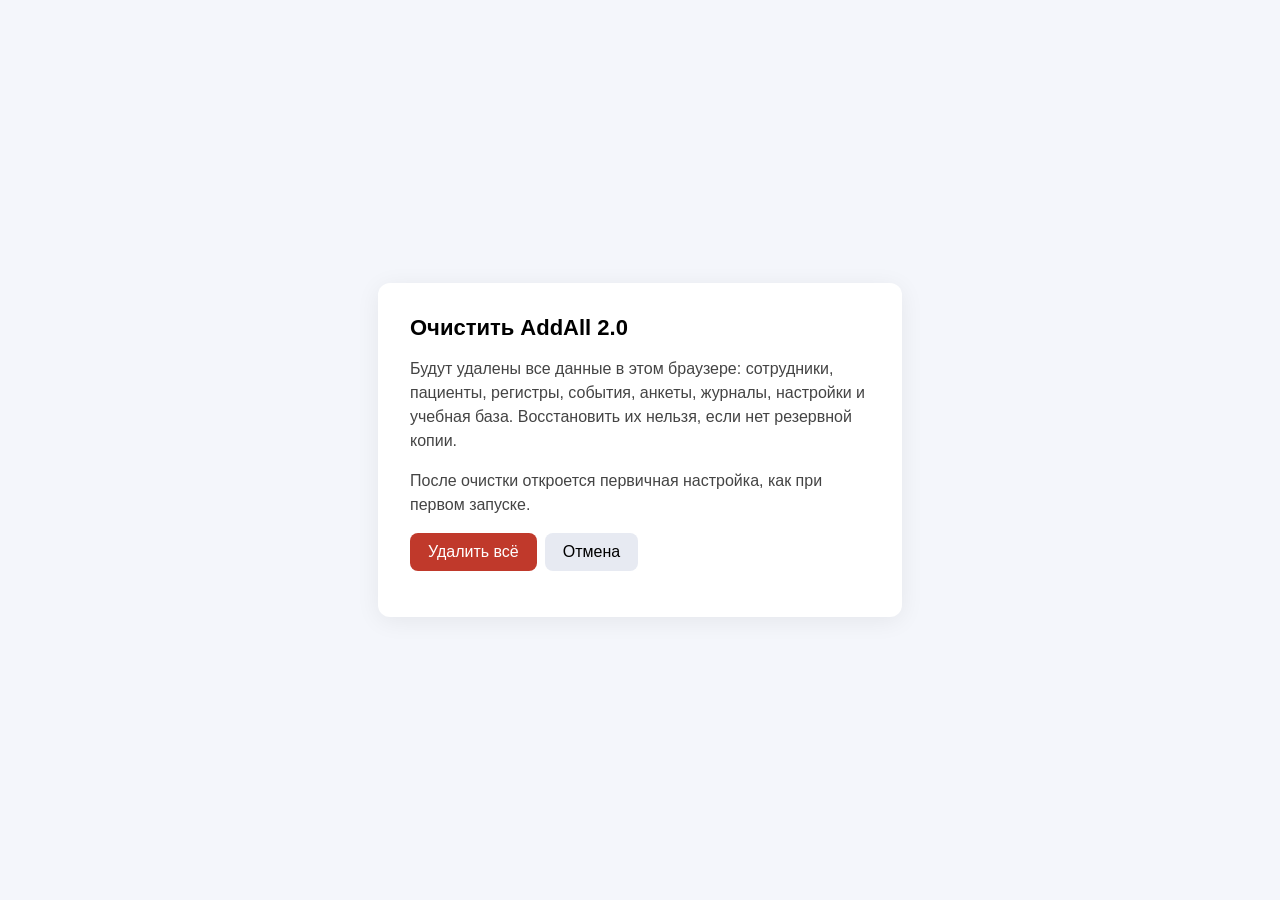
<file: reset.html>
<!DOCTYPE html>
<html lang="ru"><head><meta charset="utf-8"><title>AddAll 2.0: очистка данных</title>
<style>body{font-family:Segoe UI,Arial,sans-serif;background:#f4f6fb;display:flex;align-items:center;justify-content:center;min-height:100vh;margin:0}
.b{background:#fff;border-radius:12px;box-shadow:0 4px 24px #0001;padding:32px;max-width:460px}h1{margin:0 0 12px;font-size:22px}p{color:#444;line-height:1.5}
button{font-size:16px;padding:10px 18px;border-radius:8px;border:0;cursor:pointer;margin-right:8px}.d{background:#c0392b;color:#fff}.c{background:#e7eaf2}#st{margin-top:14px;font-weight:600}</style></head>
<body><div class="b"><h1>Очистить AddAll 2.0</h1>
<p>Будут удалены все данные в этом браузере: сотрудники, пациенты, регистры, события, анкеты, журналы, настройки и учебная база. Восстановить их нельзя, если нет резервной копии.</p>
<p>После очистки откроется первичная настройка, как при первом запуске.</p>
<button class="d" id="go">Удалить всё</button><button class="c" onclick="location.href='index.html'">Отмена</button><div id="st"></div></div>
<script>
const tmo = (p, ms, v) => Promise.race([p, new Promise(r => setTimeout(() => r(v), ms))]);
const del = n => tmo(new Promise(r => { const q = indexedDB.deleteDatabase(n); q.onsuccess = q.onerror = () => r('ok'); }), 6000, 'blocked');
document.getElementById('go').onclick = async () => {
  const st = document.getElementById('st'); st.textContent = 'Удаляю…';
  let names = ['addall2', 'addall2_train'];
  try { if (indexedDB.databases) names = [...new Set(names.concat((await tmo(indexedDB.databases(), 1500, [])).map(d => d.name).filter(n => /^addall/i.test(n))))]; } catch (e) {}
  const res = await Promise.all(names.map(del));
  try { Object.keys(localStorage).filter(k => /^addall/i.test(k)).forEach(k => localStorage.removeItem(k)); Object.keys(sessionStorage).filter(k => /^addall/i.test(k)).forEach(k => sessionStorage.removeItem(k)); } catch (e) {}
  if (res.includes('blocked')) { st.innerHTML = 'Базу держит другая открытая вкладка или окно с AddAll. Закройте их (или полностью закройте Chrome и откройте только эту страницу) и нажмите ещё раз.'; return; }
  st.textContent = 'Готово. Открываю AddAll…'; setTimeout(() => location.href = 'index.html', 900);
};
</script></body></html>
</file>
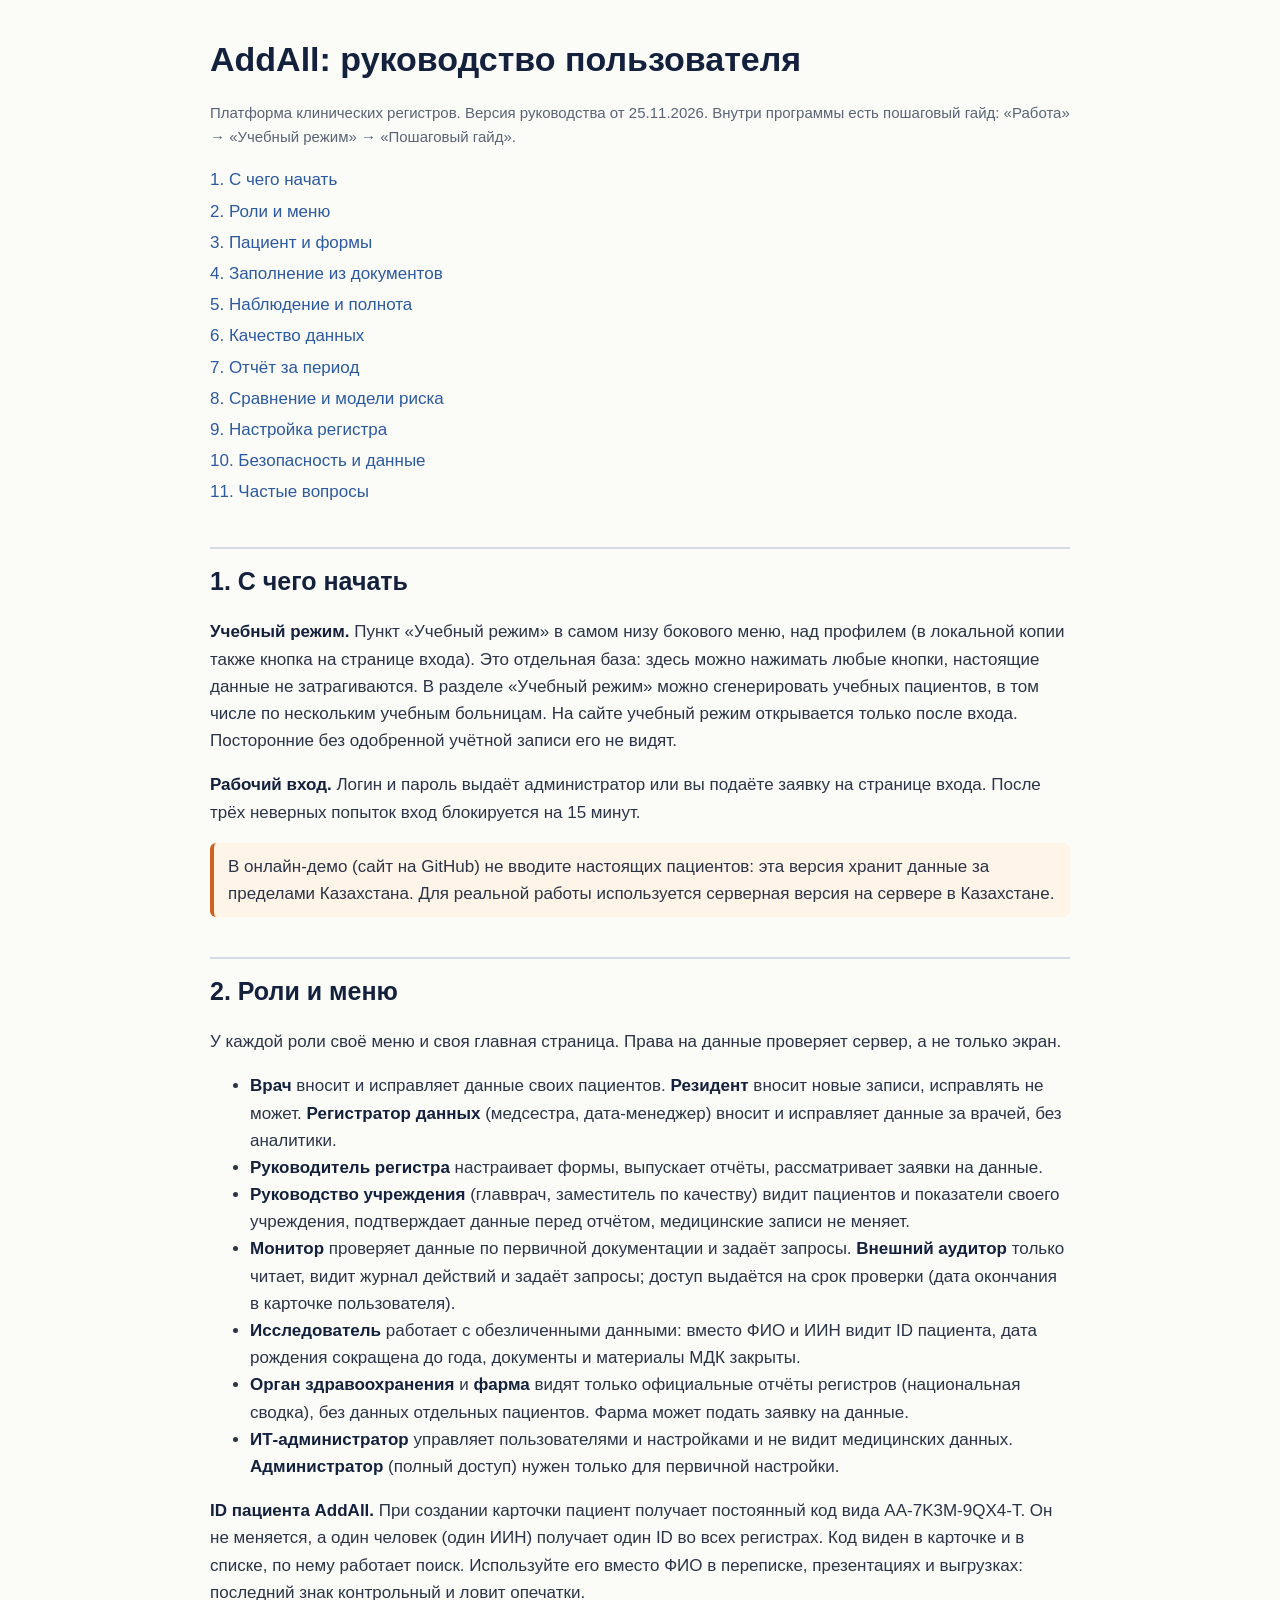
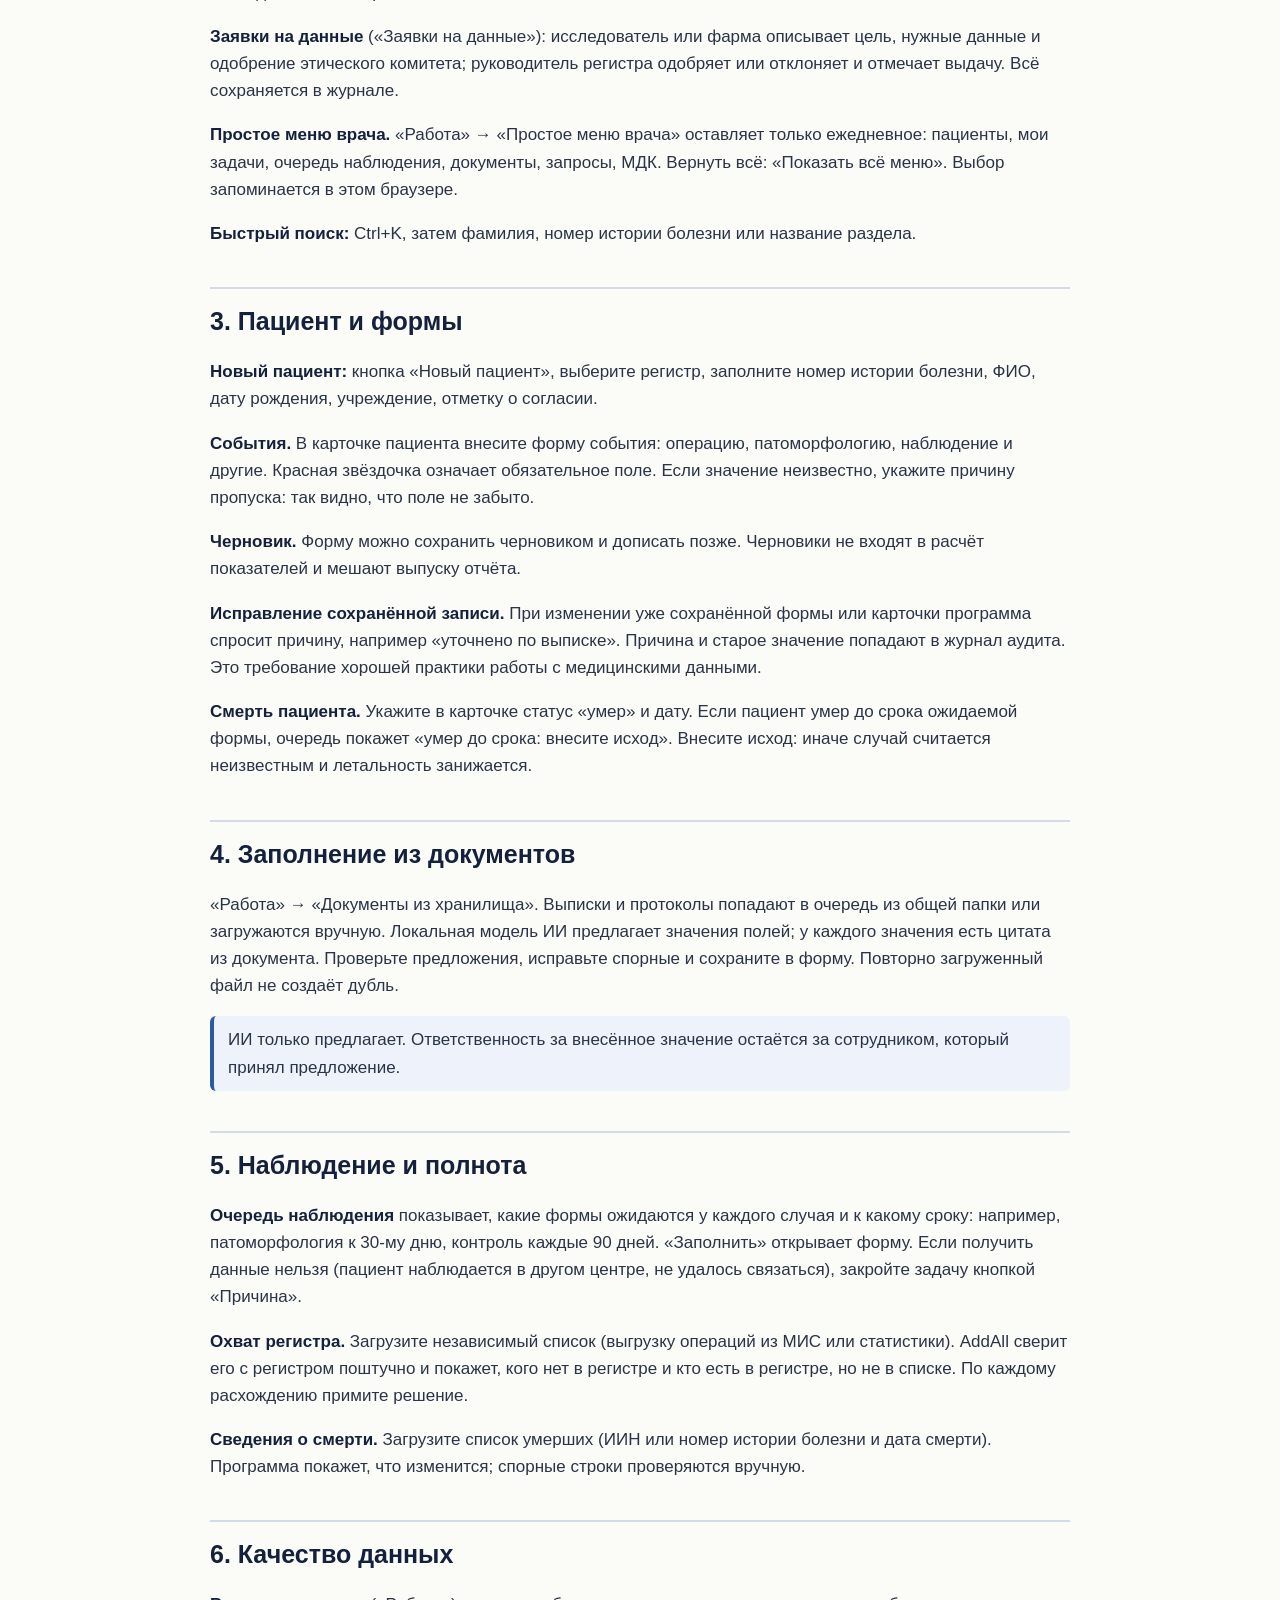
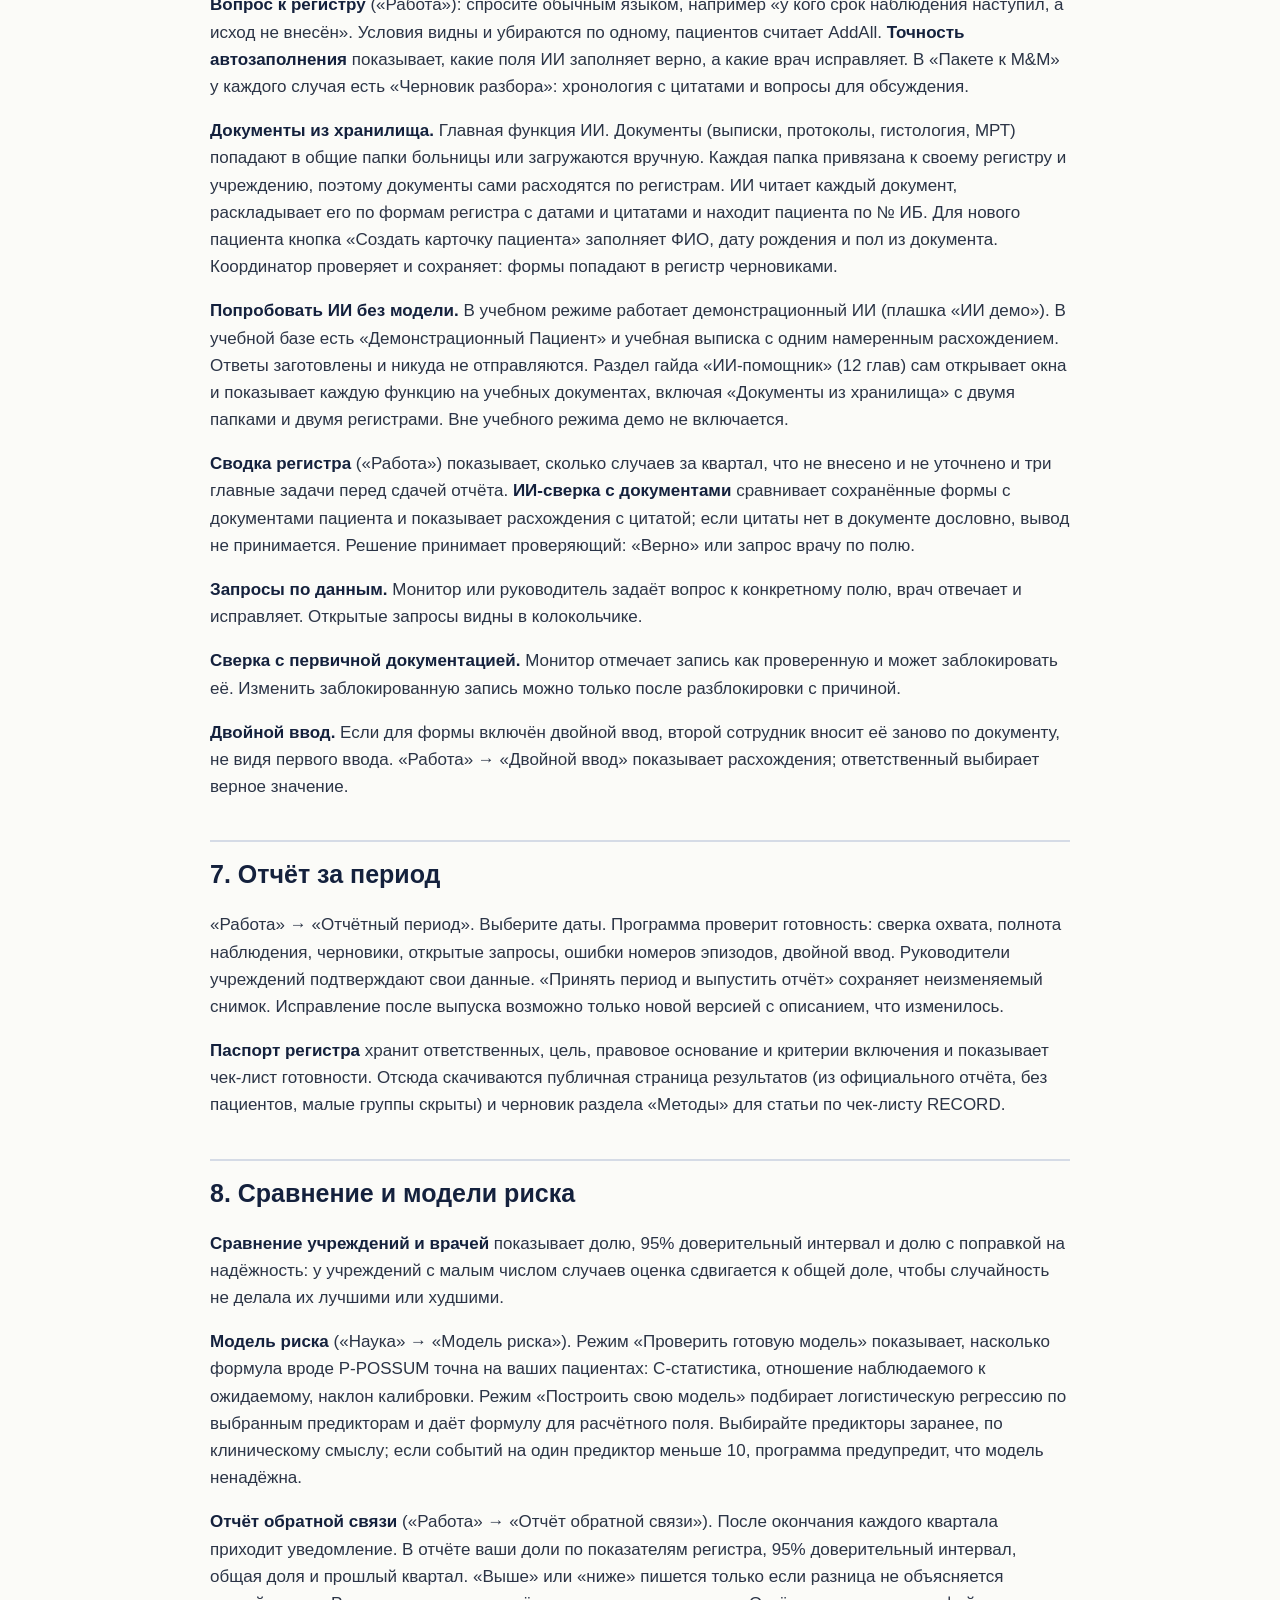
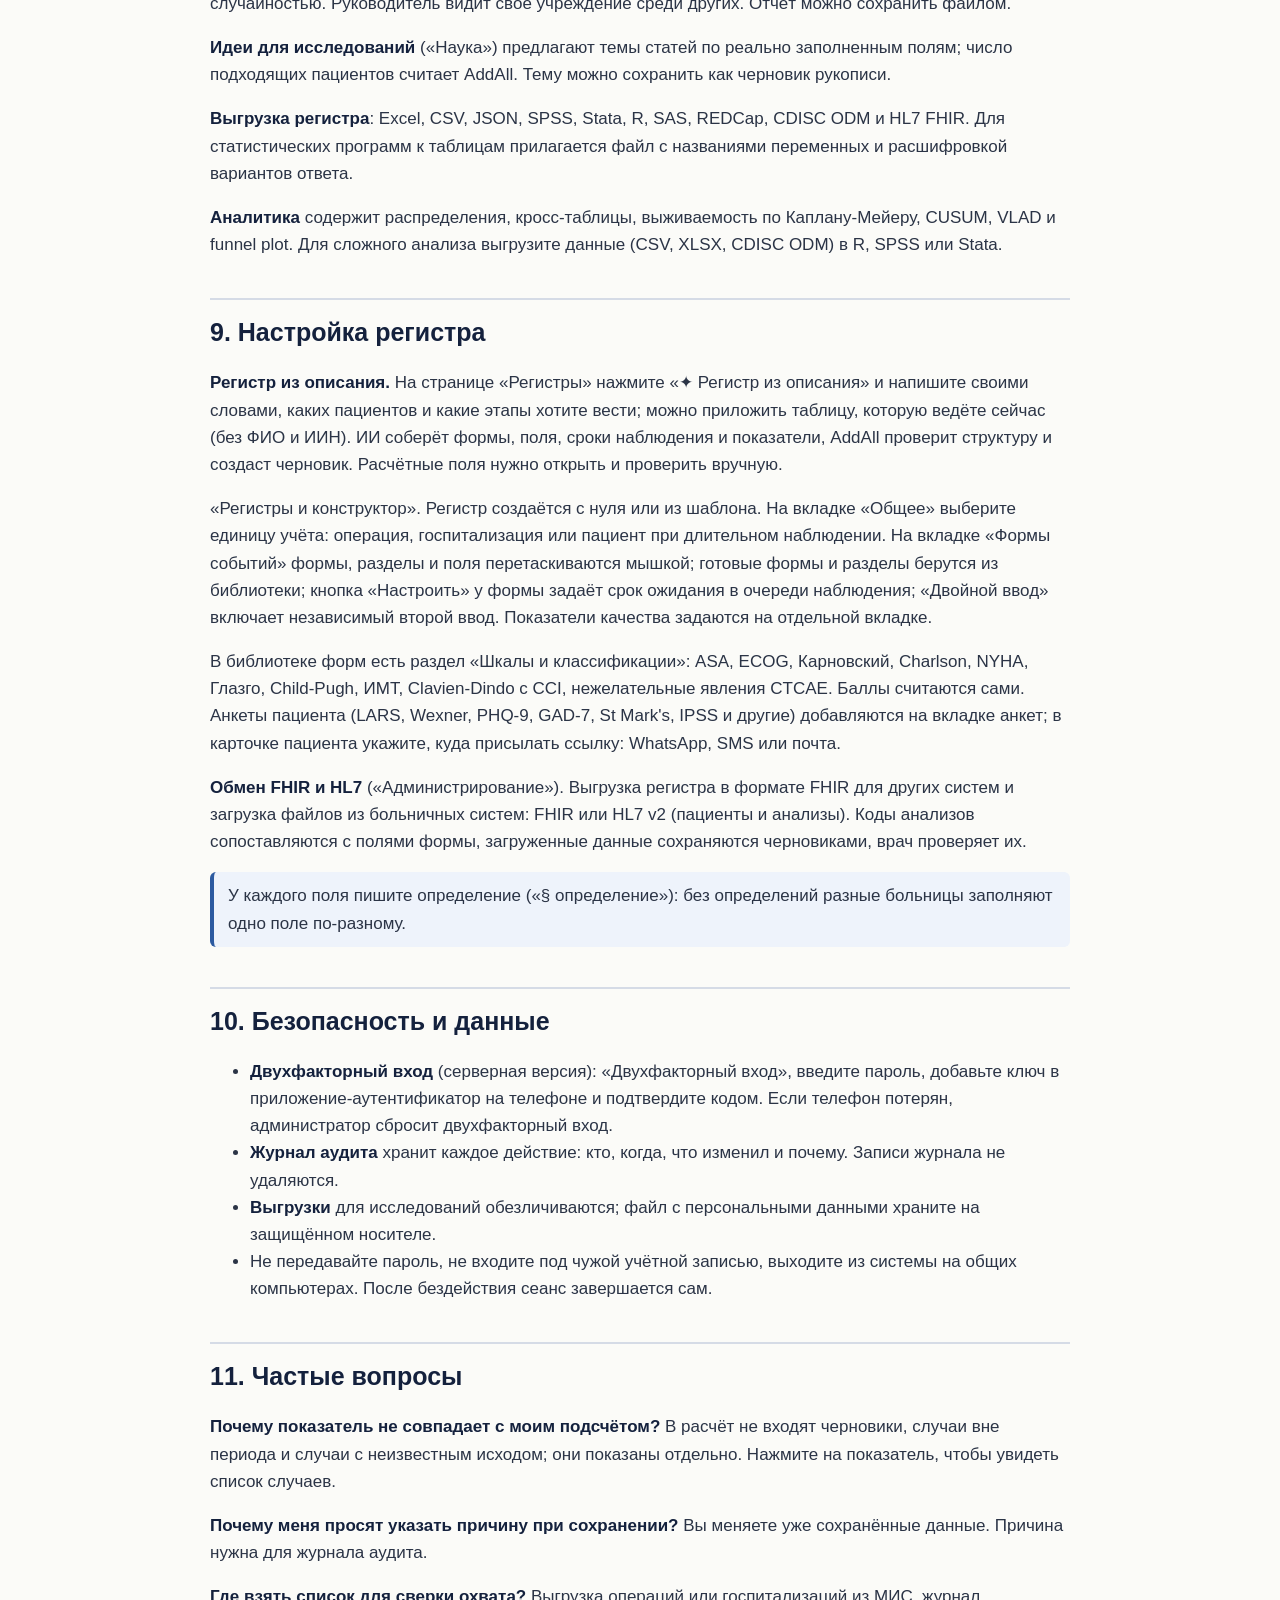
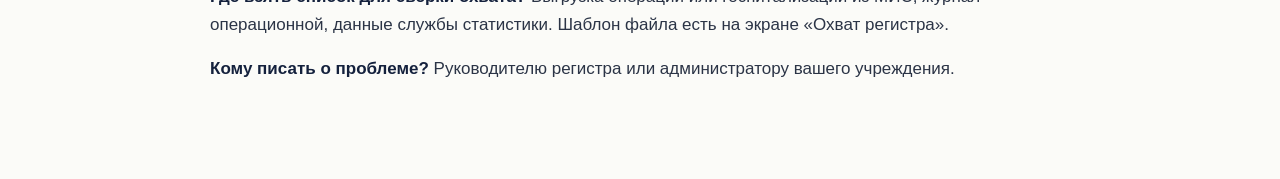
<file: docs/manual.html>
<!doctype html>
<html lang="ru">
<head>
<meta charset="utf-8">
<meta name="viewport" content="width=device-width,initial-scale=1">
<title>AddAll: руководство пользователя</title>
<style>
body { font: 17px/1.6 "Segoe UI", Arial, sans-serif; color: #14213D; max-width: 860px; margin: 0 auto; padding: 32px 24px 80px; background: #FBFBF8; }
h1 { font-size: 34px; margin: 0 0 6px; }
h2 { font-size: 25px; margin: 40px 0 8px; padding-top: 12px; border-top: 2px solid #D5DBE6; }
h3 { font-size: 20px; margin: 24px 0 6px; }
p, li { color: #2B3446; }
.muted { color: #5B6475; font-size: 15px; }
.tip { background: #EEF3FB; border-left: 4px solid #2C5AA0; padding: 10px 14px; border-radius: 6px; }
.warn { background: #FFF4E8; border-left: 4px solid #C8641F; padding: 10px 14px; border-radius: 6px; }
nav a { display: block; color: #2C5AA0; text-decoration: none; padding: 2px 0; }
b { color: #14213D; }
</style>
</head>
<body>
<h1>AddAll: руководство пользователя</h1>
<p class="muted">Платформа клинических регистров. Версия руководства от 25.11.2026. Внутри программы есть пошаговый гайд: «Работа» → «Учебный режим» → «Пошаговый гайд».</p>

<nav>
<a href="#start">1. С чего начать</a>
<a href="#roles">2. Роли и меню</a>
<a href="#patient">3. Пациент и формы</a>
<a href="#docs">4. Заполнение из документов</a>
<a href="#follow">5. Наблюдение и полнота</a>
<a href="#quality">6. Качество данных</a>
<a href="#period">7. Отчёт за период</a>
<a href="#compare">8. Сравнение и модели риска</a>
<a href="#design">9. Настройка регистра</a>
<a href="#security">10. Безопасность и данные</a>
<a href="#faq">11. Частые вопросы</a>
</nav>

<h2 id="start">1. С чего начать</h2>
<p><b>Учебный режим.</b> Пункт «Учебный режим» в самом низу бокового меню, над профилем (в локальной копии также кнопка на странице входа). Это отдельная база: здесь можно нажимать любые кнопки, настоящие данные не затрагиваются. В разделе «Учебный режим» можно сгенерировать учебных пациентов, в том числе по нескольким учебным больницам. На сайте учебный режим открывается только после входа. Посторонние без одобренной учётной записи его не видят.</p>
<p><b>Рабочий вход.</b> Логин и пароль выдаёт администратор или вы подаёте заявку на странице входа. После трёх неверных попыток вход блокируется на 15 минут.</p>
<p class="warn">В онлайн-демо (сайт на GitHub) не вводите настоящих пациентов: эта версия хранит данные за пределами Казахстана. Для реальной работы используется серверная версия на сервере в Казахстане.</p>

<h2 id="roles">2. Роли и меню</h2>
<p>У каждой роли своё меню и своя главная страница. Права на данные проверяет сервер, а не только экран.</p>
<ul>
<li><b>Врач</b> вносит и исправляет данные своих пациентов. <b>Резидент</b> вносит новые записи, исправлять не может. <b>Регистратор данных</b> (медсестра, дата-менеджер) вносит и исправляет данные за врачей, без аналитики.</li>
<li><b>Руководитель регистра</b> настраивает формы, выпускает отчёты, рассматривает заявки на данные.</li>
<li><b>Руководство учреждения</b> (главврач, заместитель по качеству) видит пациентов и показатели своего учреждения, подтверждает данные перед отчётом, медицинские записи не меняет.</li>
<li><b>Монитор</b> проверяет данные по первичной документации и задаёт запросы. <b>Внешний аудитор</b> только читает, видит журнал действий и задаёт запросы; доступ выдаётся на срок проверки (дата окончания в карточке пользователя).</li>
<li><b>Исследователь</b> работает с обезличенными данными: вместо ФИО и ИИН видит ID пациента, дата рождения сокращена до года, документы и материалы МДК закрыты.</li>
<li><b>Орган здравоохранения</b> и <b>фарма</b> видят только официальные отчёты регистров (национальная сводка), без данных отдельных пациентов. Фарма может подать заявку на данные.</li>
<li><b>ИТ-администратор</b> управляет пользователями и настройками и не видит медицинских данных. <b>Администратор</b> (полный доступ) нужен только для первичной настройки.</li>
</ul>
<p><b>ID пациента AddAll.</b> При создании карточки пациент получает постоянный код вида AA-7K3M-9QX4-T. Он не меняется, а один человек (один ИИН) получает один ID во всех регистрах. Код виден в карточке и в списке, по нему работает поиск. Используйте его вместо ФИО в переписке, презентациях и выгрузках: последний знак контрольный и ловит опечатки.</p>
<p><b>Заявки на данные</b> («Заявки на данные»): исследователь или фарма описывает цель, нужные данные и одобрение этического комитета; руководитель регистра одобряет или отклоняет и отмечает выдачу. Всё сохраняется в журнале.</p>
<p><b>Простое меню врача.</b> «Работа» → «Простое меню врача» оставляет только ежедневное: пациенты, мои задачи, очередь наблюдения, документы, запросы, МДК. Вернуть всё: «Показать всё меню». Выбор запоминается в этом браузере.</p>
<p><b>Быстрый поиск:</b> Ctrl+K, затем фамилия, номер истории болезни или название раздела.</p>

<h2 id="patient">3. Пациент и формы</h2>
<p><b>Новый пациент:</b> кнопка «Новый пациент», выберите регистр, заполните номер истории болезни, ФИО, дату рождения, учреждение, отметку о согласии.</p>
<p><b>События.</b> В карточке пациента внесите форму события: операцию, патоморфологию, наблюдение и другие. Красная звёздочка означает обязательное поле. Если значение неизвестно, укажите причину пропуска: так видно, что поле не забыто.</p>
<p><b>Черновик.</b> Форму можно сохранить черновиком и дописать позже. Черновики не входят в расчёт показателей и мешают выпуску отчёта.</p>
<p><b>Исправление сохранённой записи.</b> При изменении уже сохранённой формы или карточки программа спросит причину, например «уточнено по выписке». Причина и старое значение попадают в журнал аудита. Это требование хорошей практики работы с медицинскими данными.</p>
<p><b>Смерть пациента.</b> Укажите в карточке статус «умер» и дату. Если пациент умер до срока ожидаемой формы, очередь покажет «умер до срока: внесите исход». Внесите исход: иначе случай считается неизвестным и летальность занижается.</p>

<h2 id="docs">4. Заполнение из документов</h2>
<p>«Работа» → «Документы из хранилища». Выписки и протоколы попадают в очередь из общей папки или загружаются вручную. Локальная модель ИИ предлагает значения полей; у каждого значения есть цитата из документа. Проверьте предложения, исправьте спорные и сохраните в форму. Повторно загруженный файл не создаёт дубль.</p>
<p class="tip">ИИ только предлагает. Ответственность за внесённое значение остаётся за сотрудником, который принял предложение.</p>

<h2 id="follow">5. Наблюдение и полнота</h2>
<p><b>Очередь наблюдения</b> показывает, какие формы ожидаются у каждого случая и к какому сроку: например, патоморфология к 30-му дню, контроль каждые 90 дней. «Заполнить» открывает форму. Если получить данные нельзя (пациент наблюдается в другом центре, не удалось связаться), закройте задачу кнопкой «Причина».</p>
<p><b>Охват регистра.</b> Загрузите независимый список (выгрузку операций из МИС или статистики). AddAll сверит его с регистром поштучно и покажет, кого нет в регистре и кто есть в регистре, но не в списке. По каждому расхождению примите решение.</p>
<p><b>Сведения о смерти.</b> Загрузите список умерших (ИИН или номер истории болезни и дата смерти). Программа покажет, что изменится; спорные строки проверяются вручную.</p>

<h2 id="quality">6. Качество данных</h2>
<p><b>Вопрос к регистру</b> («Работа»): спросите обычным языком, например «у кого срок наблюдения наступил, а исход не внесён». Условия видны и убираются по одному, пациентов считает AddAll. <b>Точность автозаполнения</b> показывает, какие поля ИИ заполняет верно, а какие врач исправляет. В «Пакете к M&M» у каждого случая есть «Черновик разбора»: хронология с цитатами и вопросы для обсуждения.</p>
<p><b>Документы из хранилища.</b> Главная функция ИИ. Документы (выписки, протоколы, гистология, МРТ) попадают в общие папки больницы или загружаются вручную. Каждая папка привязана к своему регистру и учреждению, поэтому документы сами расходятся по регистрам. ИИ читает каждый документ, раскладывает его по формам регистра с датами и цитатами и находит пациента по № ИБ. Для нового пациента кнопка «Создать карточку пациента» заполняет ФИО, дату рождения и пол из документа. Координатор проверяет и сохраняет: формы попадают в регистр черновиками.</p>
<p><b>Попробовать ИИ без модели.</b> В учебном режиме работает демонстрационный ИИ (плашка «ИИ демо»). В учебной базе есть «Демонстрационный Пациент» и учебная выписка с одним намеренным расхождением. Ответы заготовлены и никуда не отправляются. Раздел гайда «ИИ-помощник» (12 глав) сам открывает окна и показывает каждую функцию на учебных документах, включая «Документы из хранилища» с двумя папками и двумя регистрами. Вне учебного режима демо не включается.</p>
<p><b>Сводка регистра</b> («Работа») показывает, сколько случаев за квартал, что не внесено и не уточнено и три главные задачи перед сдачей отчёта. <b>ИИ-сверка с документами</b> сравнивает сохранённые формы с документами пациента и показывает расхождения с цитатой; если цитаты нет в документе дословно, вывод не принимается. Решение принимает проверяющий: «Верно» или запрос врачу по полю.</p>
<p><b>Запросы по данным.</b> Монитор или руководитель задаёт вопрос к конкретному полю, врач отвечает и исправляет. Открытые запросы видны в колокольчике.</p>
<p><b>Сверка с первичной документацией.</b> Монитор отмечает запись как проверенную и может заблокировать её. Изменить заблокированную запись можно только после разблокировки с причиной.</p>
<p><b>Двойной ввод.</b> Если для формы включён двойной ввод, второй сотрудник вносит её заново по документу, не видя первого ввода. «Работа» → «Двойной ввод» показывает расхождения; ответственный выбирает верное значение.</p>

<h2 id="period">7. Отчёт за период</h2>
<p>«Работа» → «Отчётный период». Выберите даты. Программа проверит готовность: сверка охвата, полнота наблюдения, черновики, открытые запросы, ошибки номеров эпизодов, двойной ввод. Руководители учреждений подтверждают свои данные. «Принять период и выпустить отчёт» сохраняет неизменяемый снимок. Исправление после выпуска возможно только новой версией с описанием, что изменилось.</p>
<p><b>Паспорт регистра</b> хранит ответственных, цель, правовое основание и критерии включения и показывает чек-лист готовности. Отсюда скачиваются публичная страница результатов (из официального отчёта, без пациентов, малые группы скрыты) и черновик раздела «Методы» для статьи по чек-листу RECORD.</p>

<h2 id="compare">8. Сравнение и модели риска</h2>
<p><b>Сравнение учреждений и врачей</b> показывает долю, 95% доверительный интервал и долю с поправкой на надёжность: у учреждений с малым числом случаев оценка сдвигается к общей доле, чтобы случайность не делала их лучшими или худшими.</p>
<p><b>Модель риска</b> («Наука» → «Модель риска»). Режим «Проверить готовую модель» показывает, насколько формула вроде P-POSSUM точна на ваших пациентах: C-статистика, отношение наблюдаемого к ожидаемому, наклон калибровки. Режим «Построить свою модель» подбирает логистическую регрессию по выбранным предикторам и даёт формулу для расчётного поля. Выбирайте предикторы заранее, по клиническому смыслу; если событий на один предиктор меньше 10, программа предупредит, что модель ненадёжна.</p>
<p><b>Отчёт обратной связи</b> («Работа» → «Отчёт обратной связи»). После окончания каждого квартала приходит уведомление. В отчёте ваши доли по показателям регистра, 95% доверительный интервал, общая доля и прошлый квартал. «Выше» или «ниже» пишется только если разница не объясняется случайностью. Руководитель видит своё учреждение среди других. Отчёт можно сохранить файлом.</p>
<p><b>Идеи для исследований</b> («Наука») предлагают темы статей по реально заполненным полям; число подходящих пациентов считает AddAll. Тему можно сохранить как черновик рукописи.</p>
<p><b>Выгрузка регистра</b>: Excel, CSV, JSON, SPSS, Stata, R, SAS, REDCap, CDISC ODM и HL7 FHIR. Для статистических программ к таблицам прилагается файл с названиями переменных и расшифровкой вариантов ответа.</p>
<p><b>Аналитика</b> содержит распределения, кросс-таблицы, выживаемость по Каплану-Мейеру, CUSUM, VLAD и funnel plot. Для сложного анализа выгрузите данные (CSV, XLSX, CDISC ODM) в R, SPSS или Stata.</p>

<h2 id="design">9. Настройка регистра</h2>
<p><b>Регистр из описания.</b> На странице «Регистры» нажмите «✦ Регистр из описания» и напишите своими словами, каких пациентов и какие этапы хотите вести; можно приложить таблицу, которую ведёте сейчас (без ФИО и ИИН). ИИ соберёт формы, поля, сроки наблюдения и показатели, AddAll проверит структуру и создаст черновик. Расчётные поля нужно открыть и проверить вручную.</p>
<p>«Регистры и конструктор». Регистр создаётся с нуля или из шаблона. На вкладке «Общее» выберите единицу учёта: операция, госпитализация или пациент при длительном наблюдении. На вкладке «Формы событий» формы, разделы и поля перетаскиваются мышкой; готовые формы и разделы берутся из библиотеки; кнопка «Настроить» у формы задаёт срок ожидания в очереди наблюдения; «Двойной ввод» включает независимый второй ввод. Показатели качества задаются на отдельной вкладке.</p>
<p>В библиотеке форм есть раздел «Шкалы и классификации»: ASA, ECOG, Карновский, Charlson, NYHA, Глазго, Child-Pugh, ИМТ, Clavien-Dindo с CCI, нежелательные явления CTCAE. Баллы считаются сами. Анкеты пациента (LARS, Wexner, PHQ-9, GAD-7, St Mark's, IPSS и другие) добавляются на вкладке анкет; в карточке пациента укажите, куда присылать ссылку: WhatsApp, SMS или почта.</p>
<p><b>Обмен FHIR и HL7</b> («Администрирование»). Выгрузка регистра в формате FHIR для других систем и загрузка файлов из больничных систем: FHIR или HL7 v2 (пациенты и анализы). Коды анализов сопоставляются с полями формы, загруженные данные сохраняются черновиками, врач проверяет их.</p>
<p class="tip">У каждого поля пишите определение («§ определение»): без определений разные больницы заполняют одно поле по-разному.</p>

<h2 id="security">10. Безопасность и данные</h2>
<ul>
<li><b>Двухфакторный вход</b> (серверная версия): «Двухфакторный вход», введите пароль, добавьте ключ в приложение-аутентификатор на телефоне и подтвердите кодом. Если телефон потерян, администратор сбросит двухфакторный вход.</li>
<li><b>Журнал аудита</b> хранит каждое действие: кто, когда, что изменил и почему. Записи журнала не удаляются.</li>
<li><b>Выгрузки</b> для исследований обезличиваются; файл с персональными данными храните на защищённом носителе.</li>
<li>Не передавайте пароль, не входите под чужой учётной записью, выходите из системы на общих компьютерах. После бездействия сеанс завершается сам.</li>
</ul>

<h2 id="faq">11. Частые вопросы</h2>
<p><b>Почему показатель не совпадает с моим подсчётом?</b> В расчёт не входят черновики, случаи вне периода и случаи с неизвестным исходом; они показаны отдельно. Нажмите на показатель, чтобы увидеть список случаев.</p>
<p><b>Почему меня просят указать причину при сохранении?</b> Вы меняете уже сохранённые данные. Причина нужна для журнала аудита.</p>
<p><b>Где взять список для сверки охвата?</b> Выгрузка операций или госпитализаций из МИС, журнал операционной, данные службы статистики. Шаблон файла есть на экране «Охват регистра».</p>
<p><b>Кому писать о проблеме?</b> Руководителю регистра или администратору вашего учреждения.</p>
</body>
</html>
</file>
